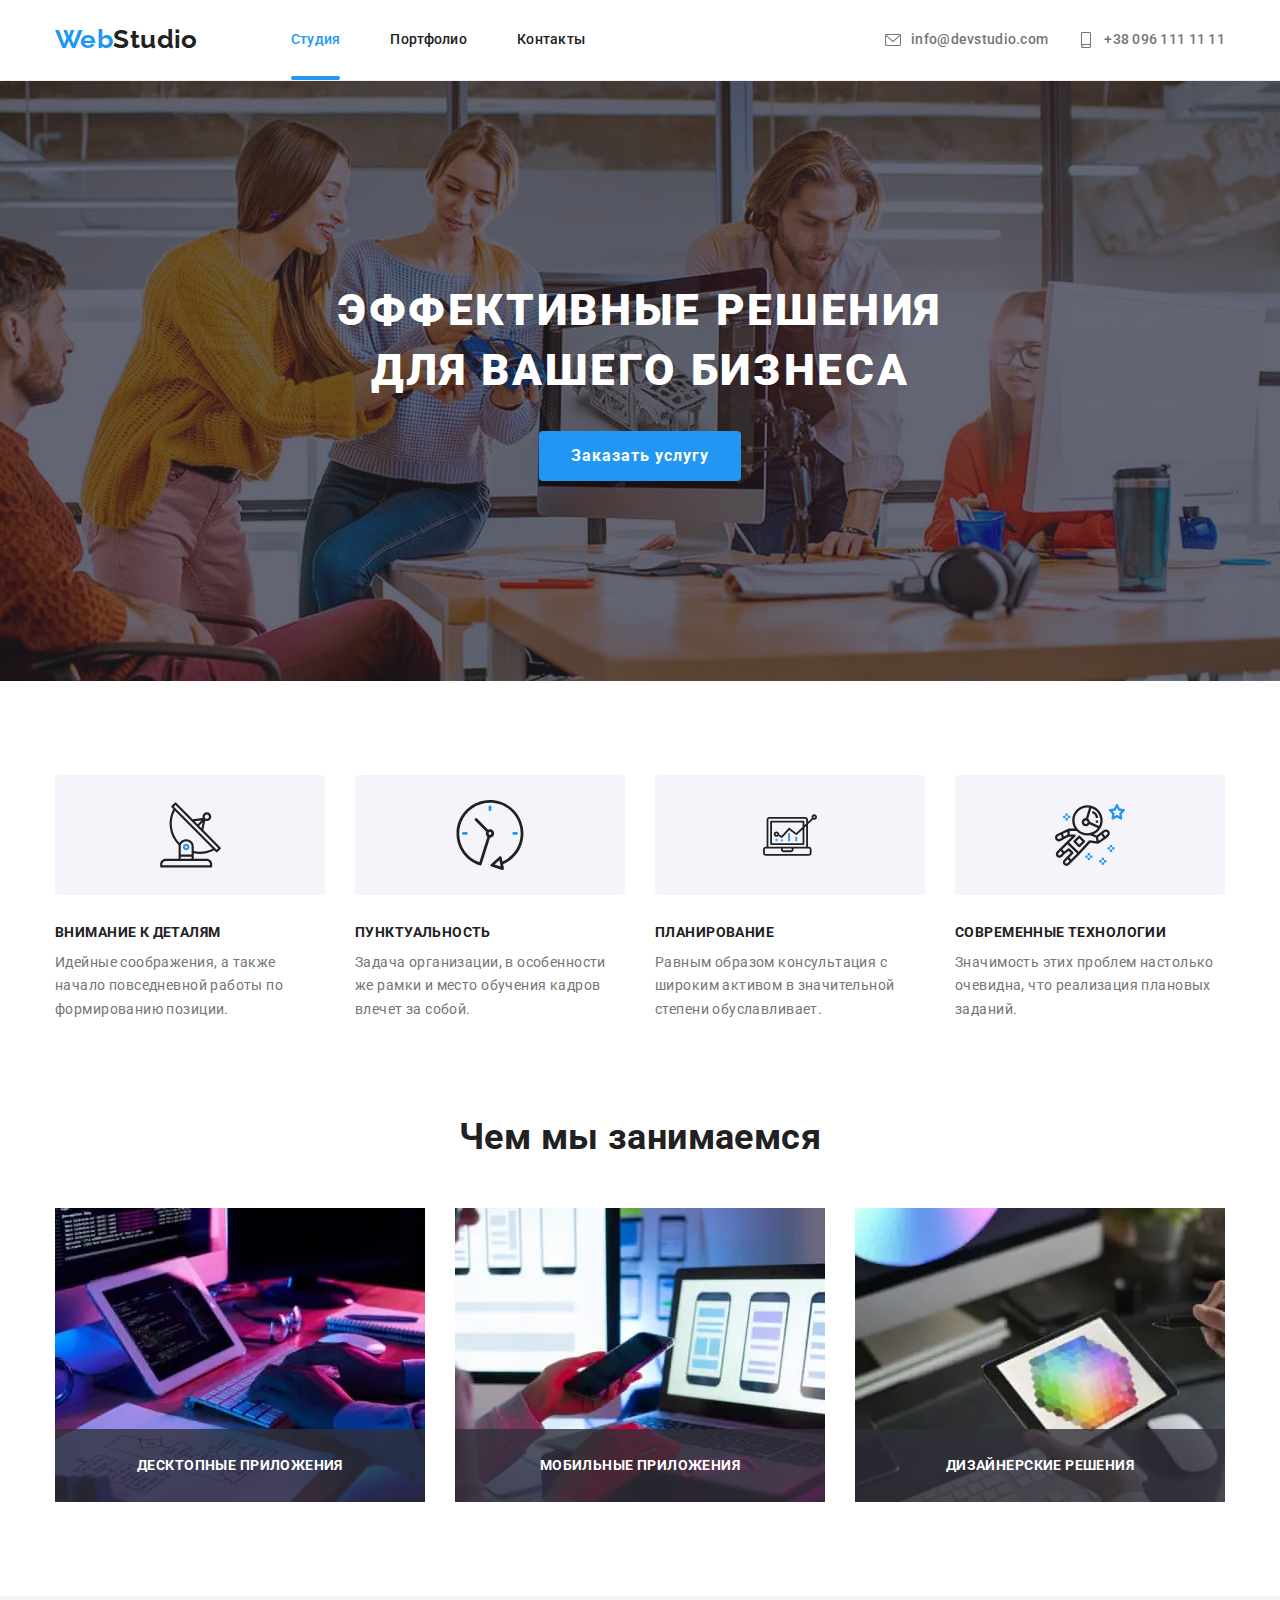
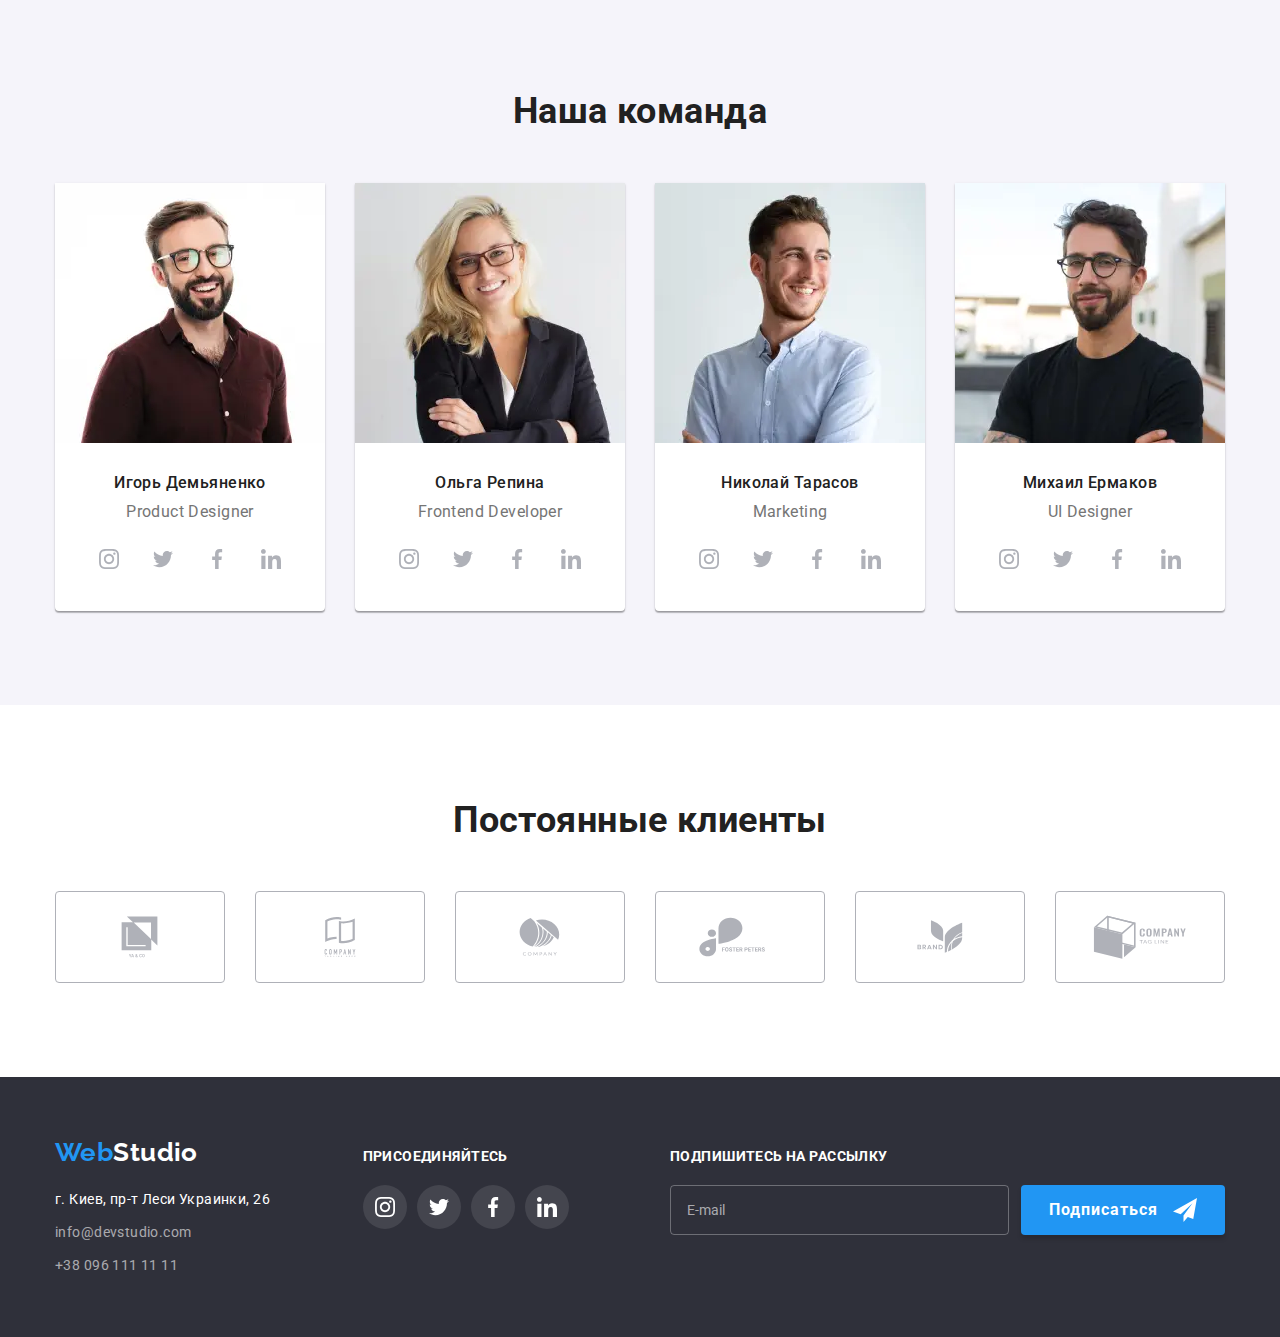
<file: index.html>
<!DOCTYPE html>
<html lang="ru">
  <head>
    <meta charset="UTF-8" />
    <meta http-equiv="X-UA-Compatible" content="IE=edge" />
    <meta name="viewport" content="width=device-width, initial-scale=1.0" />
    <title>WebStudio</title>
    <link rel="preconnect" href="https://fonts.gstatic.com" />
    <link
      href="https://fonts.googleapis.com/css2?family=Raleway:wght@700&family=Roboto:wght@400;500;700;900&display=swap"
      rel="stylesheet"
    />
    <link
      rel="stylesheet"
      href="https://cdnjs.cloudflare.com/ajax/libs/modern-normalize/1.0.0/modern-normalize.min.css"
    />
    <link rel="stylesheet" href="./css/main.min.css" />
  </head>

  <body>
    <!-- Верхняя линия -->
    <header class="header header__border">
      <div class="container header__container">
        <a href="./index.html" class="logo header__logo link">
          <span class="logo-web">Web</span>Studio
        </a>
        <button class="header__button-open-menu" type="button" data-menu-button>
          <svg class="header__button-icon-" width="24" height="16" aria-label="переключатель мобильного меню">
            <use href="./image/icons.svg#icon-menu"></use>
          </svg>
        </button>
        <nav class="navigation header__navigation">
          <ul class="site-nav header__site-nav list">
            <li class="site-nav__item">
              <a
                class="site-nav__link site-nav__link--active link"
                href="./index.html"
                >Студия</a
              >
            </li>
            <li class="site-nav__item">
              <a class="site-nav__link link" href="./portfolio.html"
                >Портфолио</a
              >
            </li>
            <li class="site-nav__item">
              <a class="site-nav__link link" href="">Контакты</a>
            </li>
          </ul>
        </nav>

        <ul class="contact-nav header__contact-nav list">
          <li class="contact-nav__item">
            <a class="contact-nav__link link" href="mailto:info@devstudio.com">
              <svg class="contact-nav__icon" width="16" height="16">
                <use href="./image/icons.svg#icon-mail"></use>
              </svg>
              info@devstudio.com</a
            >
          </li>
          <li class="contact-nav__item contact-nav__item-tel">
            <a class="contact-nav__link link" href="tel:+380961111111">
              <svg class="contact-nav__icon" width="16" height="16">
                <use href="./image/icons.svg#icon-smartphone"></use>
              </svg>
              +38 096 111 11 11</a
            >
          </li>
        </ul>

        <div class="mobile-menu header__mobile-menu" data-menu>
          <ul class="mobile-nav-menu__list list">
            <li class="mobile-nav-menu__item">
              <a
                class="mobile-nav-menu__link mobile-nav-menu__link--active link"
                href="./index.html"
                >Студия</a
              >
            </li>
            <li class="mobile-nav-menu__item">
              <a class="mobile-nav-menu__link link" href="./portfolio.html"
                >Портфолио</a
              >
            </li>
            <li class="mobile-nav-menu__item">
              <a class="mobile-nav-menu__link link" href="">Контакты</a>
            </li>
          </ul>

          <div class="mobile-menu__contact-thumb">
            <ul class="mobile-menu-contact__list list">
              <li class="mobile-menu-contact__item">
                <a
                  class="mobile-menu-contact__link-tel link"
                  href="tel:+380961111111"
                >
                  +38 096 111 11 11</a
                >
              </li>
              <li class="mobile-menu-contact__item">
                <a
                  class="mobile-menu-contact__link-mail link"
                  href="mailto:info@devstudio.com"
                >
                  info@devstudio.com</a
                >
              </li>
            </ul>

            <ul class="mobile-social__list list">
              <li class="mobile-social__item">
                <a
                  class="mobile-social__link link"
                  href="https://instagram.com"
                  target="_blank"
                  >Instagram</a
                >
              </li>
              <li class="mobile-social__item">
                <a
                  class="mobile-social__link link"
                  href="https://twitter.com"
                  target="_blank"
                  >Twitter</a
                >
              </li>
              <li class="mobile-social__item">
                <a
                  class="mobile-social__link link"
                  href="https://facebook.com"
                  target="_blank"
                  >Facebook</a
                >
              </li>
              <li class="mobile-social__item">
                <a
                  class="mobile-social__link link"
                  href="https://linkedin.com"
                  target="_blank"
                  >LinkedIn</a
                >
              </li>
            </ul>
          </div>
          <button class="mobile-menu-btn__close" type="button" data-menu-close>
            <svg class="mobile-menu-btn__close-icon" width="24" height="16">
              <use href="./image/icons.svg#icon-cross"></use>
            </svg>
          </button>
        </div>
      </div>
    </header>

    <!-- Основа -->
    <main>
      <!-- Герой -->
      <section class="hero hero__content">
        <h1 class="hero__title">Эффективные решения для вашего бизнеса</h1>
        <button type="button" class="btn hero__button" data-modal-open>
          Заказать услугу
        </button>
      </section>

      <!-- Особености-->
      <section class="feature feature__content section">
        <div class="container">
          <ul class="feature__list list">
            <li class="feature__item">
              <div class="feature__thumb">
                <svg class="feature__icon" width="65" height="70">
                  <use href="./image/icons.svg#icon-antenna"></use>
                </svg>
              </div>
              <h3 class="feature__title suptitle">Внимание к деталям</h3>
              <p class="feature__text">
                Идейные соображения, а также начало повседневной работы по
                формированию позиции.
              </p>
            </li>
            <li class="feature__item">
              <div class="feature__thumb">
                <svg class="feature__icon" width="70" height="70">
                  <use href="./image/icons.svg#icon-clock"></use>
                </svg>
              </div>
              <h3 class="feature__title suptitle">Пунктуальность</h3>
              <p class="feature__text">
                Задача организации, в особенности же рамки и место обучения
                кадров влечет за собой.
              </p>
            </li>
            <li class="feature__item">
              <div class="feature__thumb">
                <svg class="feature__icon" width="70" height="54">
                  <use href="./image/icons.svg#icon-diagram"></use>
                </svg>
              </div>
              <h3 class="feature__title suptitle">Планирование</h3>
              <p class="feature__text">
                Равным образом консультация с широким активом в значительной
                степени обуславливает.
              </p>
            </li>
            <li class="feature__item">
              <div class="feature__thumb">
                <svg class="feature__icon" width="70" height="70">
                  <use href="./image/icons.svg#icon-astronaut"></use>
                </svg>
              </div>
              <h3 class="feature__title suptitle">Современные технологии</h3>
              <p class="feature__text">
                Значимость этих проблем настолько очевидна, что реализация
                плановых заданий.
              </p>
            </li>
          </ul>
        </div>
      </section>

      <!--Чем мы занимаемся-->
      <section class="work work__content section">
        <div class="container">
          <h2 class="work__title title">Чем мы занимаемся</h2>
          <ul class="work__list list">
            <li class="work__item">
              <picture>
                <source
                  media="(min-width: 1200px)"
                  srcset="
                    ./image/employment/webp/tablet1x.webp 1x,
                    ./image/employment/webp/tablet2x.webp 2x
                  "
                  type="image/webp"
                />
                <source
                  media="(min-width: 1200px)"
                  srcset="
                    ./image/employment/tablet1x.jpg 1x,
                    ./image/employment/tablet2x.jpg 2x
                  "
                  type="image/webp"
                />
                <img
                  src="./image/employment/drawing-tablet1x.jpg"
                  alt="планшет"
                />
              </picture>
              <p class="work__text">Десктопные приложения</p>
            </li>
            <li class="work__item">
              <picture>
                <source
                  media="(min-width: 1200px)"
                  srcset="
                    ./image/employment/webp/phone1x.webp 1x,
                    ./image/employment/webp/phone2x.webp 2x
                  "
                  type="image/webp"
                />
                <source
                  media="(min-width: 1200px)"
                  srcset="
                    ./image/employment/phone1x.jpg 1x,
                    ./image/employment/phone2x.jpg 2x
                  "
                  type="image/webp"
                />
                <img src="./image/employment/phone1x.jpg" alt="телефон" />
              </picture>
              <p class="work__text">Мобильные приложения</p>
            </li>
            <li class="work__item">
              <picture>
                <source
                  media="(min-width: 1200px)"
                  srcset="
                    ./image/employment/webp/drawing-tablet1x.webp 1x,
                    ./image/employment/webp/drawing-tablet2x.webp 2x
                  "
                  type="image/webp"
                />
                <source
                  media="(min-width: 1200px)"
                  srcset="
                    ./image/employment/drawing-tablet1x.jpg 1x,
                    ./image/employment/drawing-tablet2x.jpg 2x
                  "
                  type="image/webp"
                />
                <img
                  src="./image/employment/drawing-tablet1x.jpg"
                  alt="планшет для рисования"
                />
              </picture>
              <p class="work__text">Дизайнерские решения</p>
            </li>
          </ul>
        </div>
      </section>

      <!--Наша команда-->
      <section class="command command__content section">
        <div class="container">
          <h2 class="command__title title">Наша команда</h2>
          <ul class="command__list list">
            <li class="command__item">
              <picture>
                <source
                  srcset="
                    ./image/command/webp/product-designer-desktop-1x.webp 1x,
                    ./image/command/webp/product-designer-desktop-2x.webp 2x
                  "
                  type="image/webp"
                  media="(min-width: 1200px)"
                />
                <source
                  srcset="
                    ./image/command/product-designer-desktop-1x.jpg 1x,
                    ./image/command/product-designer-desktop-2x.jpg 2x
                  "
                  media="(min-width: 1200px)"
                />
                <source
                  srcset="
                    ./image/command/webp/product-designer-tablet-1x.webp 1x,
                    ./image/command/webp/product-designer-tablet-2x.webp 2x
                  "
                  type="image/webp"
                  media="(min-width: 768px)"
                />
                <source
                  srcset="
                    ./image/command/product-designer-tablet-1x.jpg 1x,
                    ./image/command/product-designer-tablet-2x.jpg 2x
                  "
                  media="(min-width: 768px)"
                />
                <source
                  srcset="
                    ./image/command/webp/product-designer-phone-1x.webp 1x,
                    ./image/command/webp/product-designer-phone-2x.webp 2x
                  "
                  type="image/webp"
                  media="(max-width: 767px)"
                />
                <source
                  srcset="
                    ./image/command/product-designer-phone-1x.jpg 1x,
                    ./image/command/product-designer-phone-2x.jpg 2x
                  "
                  media="(max-width: 767px)"
                />
                <img
                  src="./image/command/product-designer-desktop-1x.jpg"
                  alt="дизайнер"
                />
              </picture>
              <div class="command__card">
                <h3 class="command__name">Игорь Демьяненко</h3>
                <p class="command__specialty">Product Designer</p>
                <ul class="social-list list">
                  <li class="social-list__item">
                    <a href="" class="social-list__link link">
                      <svg class="social-list__icon" width="20" height="20">
                        <use href="./image/icons.svg#icon-instagram"></use>
                      </svg>
                    </a>
                  </li>
                  <li class="social-list__item">
                    <a href="" class="social-list__link link">
                      <svg class="social-list__icon" width="20" height="20">
                        <use href="./image/icons.svg#icon-twitter"></use>
                      </svg>
                    </a>
                  </li>
                  <li class="social-list__item">
                    <a href="" class="social-list__link link">
                      <svg class="social-list__icon" width="20" height="20">
                        <use href="./image/icons.svg#icon-facebook"></use>
                      </svg>
                    </a>
                  </li>
                  <li class="social-list__item">
                    <a href="" class="social-list__link link">
                      <svg class="social-list__icon" width="20" height="20">
                        <use href="./image/icons.svg#icon-linkedin"></use>
                      </svg>
                    </a>
                  </li>
                </ul>
              </div>
            </li>
            <li class="command__item">
              <picture>
                <source
                  srcset="
                    ./image/command/webp/frontenddeveloper-desktop-1x.webp 1x,
                    ./image/command/webp/frontenddeveloper-desktop-2x.webp 2x
                  "
                  type="image/webp"
                  media="(min-width: 1200px)"
                />
                <source
                  srcset="
                    ./image/command/frontenddeveloper-desktop-1x.jpg 1x,
                    ./image/command/frontenddeveloper-desktop-2x.jpg 2x
                  "
                  media="(min-width: 1200px)"
                />
                <source
                  srcset="
                    ./image/command/webp/frontenddeveloper-tablet-1x.webp 1x,
                    ./image/command/webp/frontenddeveloper-tablet-2x.webp 2x
                  "
                  type="image/webp"
                  media="(min-width: 768px)"
                />
                <source
                  srcset="
                    ./image/command/frontenddeveloper-tablet-1x.jpg 1x,
                    ./image/command/frontenddeveloper-tablet-2x.jpg 2x
                  "
                  media="(min-width: 768px)"
                />
                <source
                  srcset="
                    ./image/command/webp/frontenddeveloper-phone-1x.webp 1x,
                    ./image/command/webp/frontenddeveloper-phone-2x.webp 2x
                  "
                  media="(max-width: 767px)"
                  type="image/webp"
                />
                <source
                  srcset="
                    ./image/command/frontenddeveloper-phone-1x.jpg 1x,
                    ./image/command/frontenddeveloper-phone-2x.jpg 2x
                  "
                  media="(max-width: 767px)"
                />
                <img
                  src="./image/command/frontenddeveloper-desktop-1x.jpg"
                  alt="дизайнер"
                />
              </picture>
              <div class="command__card">
                <h3 class="command__name">Ольга Репина</h3>
                <p class="command__specialty">Frontend Developer</p>
                <ul class="social-list list">
                  <li class="social-list__item">
                    <a href="" class="social-list__link link">
                      <svg class="social-list__icon" width="20" height="20">
                        <use href="./image/icons.svg#icon-instagram"></use>
                      </svg>
                    </a>
                  </li>
                  <li class="social-list__item">
                    <a href="" class="social-list__link link">
                      <svg class="social-list__icon" width="20" height="20">
                        <use href="./image/icons.svg#icon-twitter"></use>
                      </svg>
                    </a>
                  </li>
                  <li class="social-list__item">
                    <a href="" class="social-list__link link">
                      <svg class="social-list__icon" width="20" height="20">
                        <use href="./image/icons.svg#icon-facebook"></use>
                      </svg>
                    </a>
                  </li>
                  <li class="social-list__item">
                    <a href="" class="social-list__link link">
                      <svg class="social-list__icon" width="20" height="20">
                        <use href="./image/icons.svg#icon-linkedin"></use>
                      </svg>
                    </a>
                  </li>
                </ul>
              </div>
            </li>
            <li class="command__item">
              <picture>
                <source
                  srcset="
                    ./image/command/webp/marketing-desktop-1x.webp 1x,
                    ./image/command/webp/marketing-desktop-2x.webp 2x
                  "
                  type="image/webp"
                  media="(min-width: 1200px)"
                />
                <source
                  srcset="
                    ./image/command/marketing-desktop-1x.jpg 1x,
                    ./image/command/marketing-desktop-2x.jpg 2x
                  "
                  media="(min-width: 1200px)"
                />
                <source
                  srcset="
                    ./image/command/webp/marketing-tablet-1x.webp 1x,
                    ./image/command/webp/marketing-tablet-2x.webp 2x
                  "
                  type="image/webp"
                  media="(min-width: 768px)"
                />
                <source
                  srcset="
                    ./image/command/marketing-tablet-1x.jpg 1x,
                    ./image/command/marketing-tablet-2x.jpg 2x
                  "
                  media="(min-width: 768px)"
                />
                <source
                  srcset="
                    ./image/command/webp/marketing-phone-1x.webp 1x,
                    ./image/command/webp/marketing-phone-2x.webp 2x
                  "
                  type="image/webp"
                  media="(max-width: 767px)"
                />
                <source
                  srcset="
                    ./image/command/marketing-phone-1x.jpg 1x,
                    ./image/command/marketing-phone-2x.jpg 2x
                  "
                  media="(max-width: 767px)"
                />
                <img
                  src="./image/command/marketing-desktop-1x.jpg"
                  alt="дизайнер"
                />
              </picture>
              <div class="command__card">
                <h3 class="command__name">Николай Тарасов</h3>
                <p class="command__specialty">Marketing</p>
                <ul class="social-list list">
                  <li class="social-list__item">
                    <a href="" class="social-list__link link">
                      <svg class="social-list__icon" width="20" height="20">
                        <use href="./image/icons.svg#icon-instagram"></use>
                      </svg>
                    </a>
                  </li>
                  <li class="social-list__item">
                    <a href="" class="social-list__link link">
                      <svg class="social-list__icon" width="20" height="20">
                        <use href="./image/icons.svg#icon-twitter"></use>
                      </svg>
                    </a>
                  </li>
                  <li class="social-list__item">
                    <a href="" class="social-list__link link">
                      <svg class="social-list__icon" width="20" height="20">
                        <use href="./image/icons.svg#icon-facebook"></use>
                      </svg>
                    </a>
                  </li>
                  <li class="social-list__item">
                    <a href="" class="social-list__link link">
                      <svg class="social-list__icon" width="20" height="20">
                        <use href="./image/icons.svg#icon-linkedin"></use>
                      </svg>
                    </a>
                  </li>
                </ul>
              </div>
            </li>
            <li class="command__item">
              <picture>
                <source
                  srcset="
                    ./image/command/webp/designer-desktop-1x.webp 1x,
                    ./image/command/webp/designer-desktop-2x.webp 2x
                  "
                  type="image/webp"
                  media="(min-width: 1200px)"
                />
                <source
                  srcset="
                    ./image/command/designer-desktop-1x.jpg 1x,
                    ./image/command/designer-desktop-2x.jpg 2x
                  "
                  media="(min-width: 1200px)"
                />
                <source
                  srcset="
                    ./image/command/webp/designer-tablet-1x.webp 1x,
                    ./image/command/webp/designer-tablet-2x.webp 2x
                  "
                  type="image/webp"
                  media="(min-width: 768px)"
                />
                <source
                  srcset="
                    ./image/command/designer-tablet-1x.jpg 1x,
                    ./image/command/designer-tablet-2x.jpg 2x
                  "
                  media="(min-width: 768px)"
                />
                <source
                  srcset="
                    ./image/command/webp/designer-phone-1x.webp 1x,
                    ./image/command/webp/designer-phone-2x.webp 2x
                  "
                  type="image/webp"
                  media="(max-width: 767px)"
                />
                <source
                  srcset="
                    ./image/command/designer-phone-1x.jpg 1x,
                    ./image/command/designer-phone-2x.jpg 2x
                  "
                  media="(max-width: 767px)"
                />
                <img
                  src="./image/command/designer-desktop-1x.jpg"
                  alt="дизайн"
                />
              </picture>
              <div class="command__card">
                <h3 class="command__name">Михаил Ермаков</h3>
                <p class="command__specialty">UI Designer</p>
                <ul class="social-list list">
                  <li class="social-list__item">
                    <a href="" class="social-list__link link">
                      <svg class="social-list__icon" width="20" height="20">
                        <use href="./image/icons.svg#icon-instagram"></use>
                      </svg>
                    </a>
                  </li>
                  <li class="social-list__item">
                    <a href="" class="social-list__link link">
                      <svg class="social-list__icon" width="20" height="20">
                        <use href="./image/icons.svg#icon-twitter"></use>
                      </svg>
                    </a>
                  </li>
                  <li class="social-list__item">
                    <a href="" class="social-list__link link">
                      <svg class="social-list__icon" width="20" height="20">
                        <use href="./image/icons.svg#icon-facebook"></use>
                      </svg>
                    </a>
                  </li>
                  <li class="social-list__item">
                    <a href="" class="social-list__link link">
                      <svg class="social-list__icon" width="20" height="20">
                        <use href="./image/icons.svg#icon-linkedin"></use>
                      </svg>
                    </a>
                  </li>
                </ul>
              </div>
            </li>
          </ul>
        </div>
      </section>
      <!-- Clients -->
      <section class="clients clients__content section">
        <div class="container">
          <h2 class="clients__title title">Постоянные клиенты</h2>
          <ul class="clients__list list">
            <li class="clients__item">
              <a class="clients__link link" href="">
                <svg class="clients__icon" width="41" height="46">
                  <use href="./image/icons.svg#icon-company-1"></use>
                </svg>
              </a>
            </li>
            <li class="clients__item">
              <a class="clients__link link" href="">
                <svg class="clients__icon" width="40" height="52">
                  <use href="./image/icons.svg#icon-company-2"></use>
                </svg>
              </a>
            </li>
            <li class="clients__item">
              <a class="clients__link link" href="">
                <svg class="clients__icon" width="43" height="41">
                  <use href="./image/icons.svg#icon-company-3"></use>
                </svg>
              </a>
            </li>
            <li class="clients__item">
              <a class="clients__link link" href="">
                <svg class="clients__icon" width="84" height="40">
                  <use href="./image/icons.svg#icon-company-4"></use>
                </svg>
              </a>
            </li>
            <li class="clients__item">
              <a class="clients__link link" href="">
                <svg class="clients__icon" width="62" height="45">
                  <use href="./image/icons.svg#icon-company-5"></use>
                </svg>
              </a>
            </li>
            <li class="clients__item">
              <a class="clients__link link" href="">
                <svg class="clients__icon" width="94" height="44">
                  <use href="./image/icons.svg#icon-company-6"></use>
                </svg>
              </a>
            </li>
          </ul>
        </div>
      </section>
    </main>

    <!-- Подвал -->
    <footer>
      <section class="footer footer__page section">
        <div class="container footer__container">
          <div class="footer__left-side">
            <div class="footer__thumb">
              <a href="./index.html" class="logo footer__logo link">
                <span class="logo-web">Web</span>Studio
              </a>
              <address>
                <ul class="address-list list">
                  <li class="address-list__location">
                    г. Киев, пр-т Леси Украинки, 26
                  </li>
                  <li class="address-list__item">
                    <a
                      class="address-list__link link"
                      href="mailto:info@devstudio.com"
                      >info@devstudio.com</a
                    >
                  </li>
                  <li class="address-list__item">
                    <a class="address-list__link link" href="tel:+380961111111"
                      >+38 096 111 11 11</a
                    >
                  </li>
                </ul>
              </address>
            </div>
            <div class="footer__social-links">
              <p class="footer__text">присоединяйтесь</p>
              <ul class="social-list list">
                <li class="social-list__item">
                  <a
                    href=""
                    class="social-list__link social-list__link--dark link"
                  >
                    <svg class="social-list__icon" width="20" height="20">
                      <use href="./image/icons.svg#icon-instagram"></use>
                    </svg>
                  </a>
                </li>
                <li class="social-list__item">
                  <a
                    href=""
                    class="social-list__link social-list__link--dark link"
                  >
                    <svg class="social-list__icon" width="20" height="20">
                      <use href="./image/icons.svg#icon-twitter"></use>
                    </svg>
                  </a>
                </li>
                <li class="social-list__item">
                  <a
                    href=""
                    class="social-list__link social-list__link--dark link"
                  >
                    <svg class="social-list__icon" width="20" height="20">
                      <use href="./image/icons.svg#icon-facebook"></use>
                    </svg>
                  </a>
                </li>
                <li class="social-list__item">
                  <a
                    href=""
                    class="social-list__link social-list__link--dark link"
                  >
                    <svg class="social-list__icon" width="20" height="20">
                      <use href="./image/icons.svg#icon-linkedin"></use>
                    </svg>
                  </a>
                </li>
              </ul>
            </div>
          </div>
          <div class="footer-right-side">
            <p class="footer__text">Подпишитесь на рассылку</p>
            <form class="footer__subscribe-form">
              <label class="footer__form-label">
                <input
                  class="footer__subscribe-input"
                  type="email"
                  name="subscribe-user-email"
                  placeholder="E-mail"
              /></label>
              <button class="button-subscribe btn" type="submit">
                Подписаться
                <span>
                  <svg class="button-subcribe__icon" width="24" height="24">
                    <use href="./image/icons.svg#icon-send"></use>
                  </svg>
                </span>
              </button>
            </form>
          </div>
        </div>
      </section>
    </footer>
    <!-- backdrop -->
    <div class="backdrop is-hidden" data-modal>
      <div class="modal">
        <p class="modal__text-title">Оставьте свои данные, мы вам перезвоним</p>
        <form class="modal__form">
          <label class="modal__form-field">
            Имя
            <span class="modal__wrapper-input">
              <input type="text" class="modal__form-input" name="user-name" />
              <svg class="modal__form-icon" width="18" height="18">
                <use href="./image/icons.svg#icon-person"></use>
              </svg>
            </span>
          </label>
          <label class="modal__form-field">
            Телефон
            <span class="modal__wrapper-input">
              <input type="tel" class="modal__form-input" name="user-phone" />
              <svg class="modal__form-icon" width="18" height="18">
                <use href="./image/icons.svg#icon-modal-phone"></use>
              </svg>
            </span>
          </label>
          <label class="modal__form-field">
            Почта
            <span class="modal__wrapper-input">
              <input type="email" class="modal__form-input" name="user-email" />
              <svg class="modal__form-icon" width="18" height="18">
                <use href="./image/icons.svg#icon-modal-email"></use>
              </svg>
            </span>
          </label>
          <label class="modal__form-field">
            Комментарий
            <textarea
              name="user-message"
              class="modal__user-message"
              placeholder="Введите текст"
            ></textarea>
          </label>
          <div class="modal__form-checkbox">
            <input
              type="checkbox"
              name="user-policy"
              id="user-policy"
              class="modal__form-term visually-hidden"
            />
            <label for="user-policy" class="modal__form-term-desc">
              <span class="modal__check-wrap">
                <svg class="modal__check-icon" width="11" height="8">
                  <use href="./image/icons.svg#icon-check"></use>
                </svg>
              </span>
              Соглашаюсь с рассылкой и принимаю
              <a class="modal__link" href="">Условия договора</a></label
            >
          </div>
          <button type="submit" class="modal__form-btn btn">Отправить</button>
        </form>
        <button class="close-btn" type="button" data-modal-close>
          <svg class="close-btn__icon" width="11" height="11">
            <use href="./image/icons.svg#icon-close"></use>
          </svg>
        </button>
      </div>
    </div>

    <script src="./js/mobile-menu.js"></script>
    <script src="./js/modal.js"></script>
  </body>
</html>
</file>
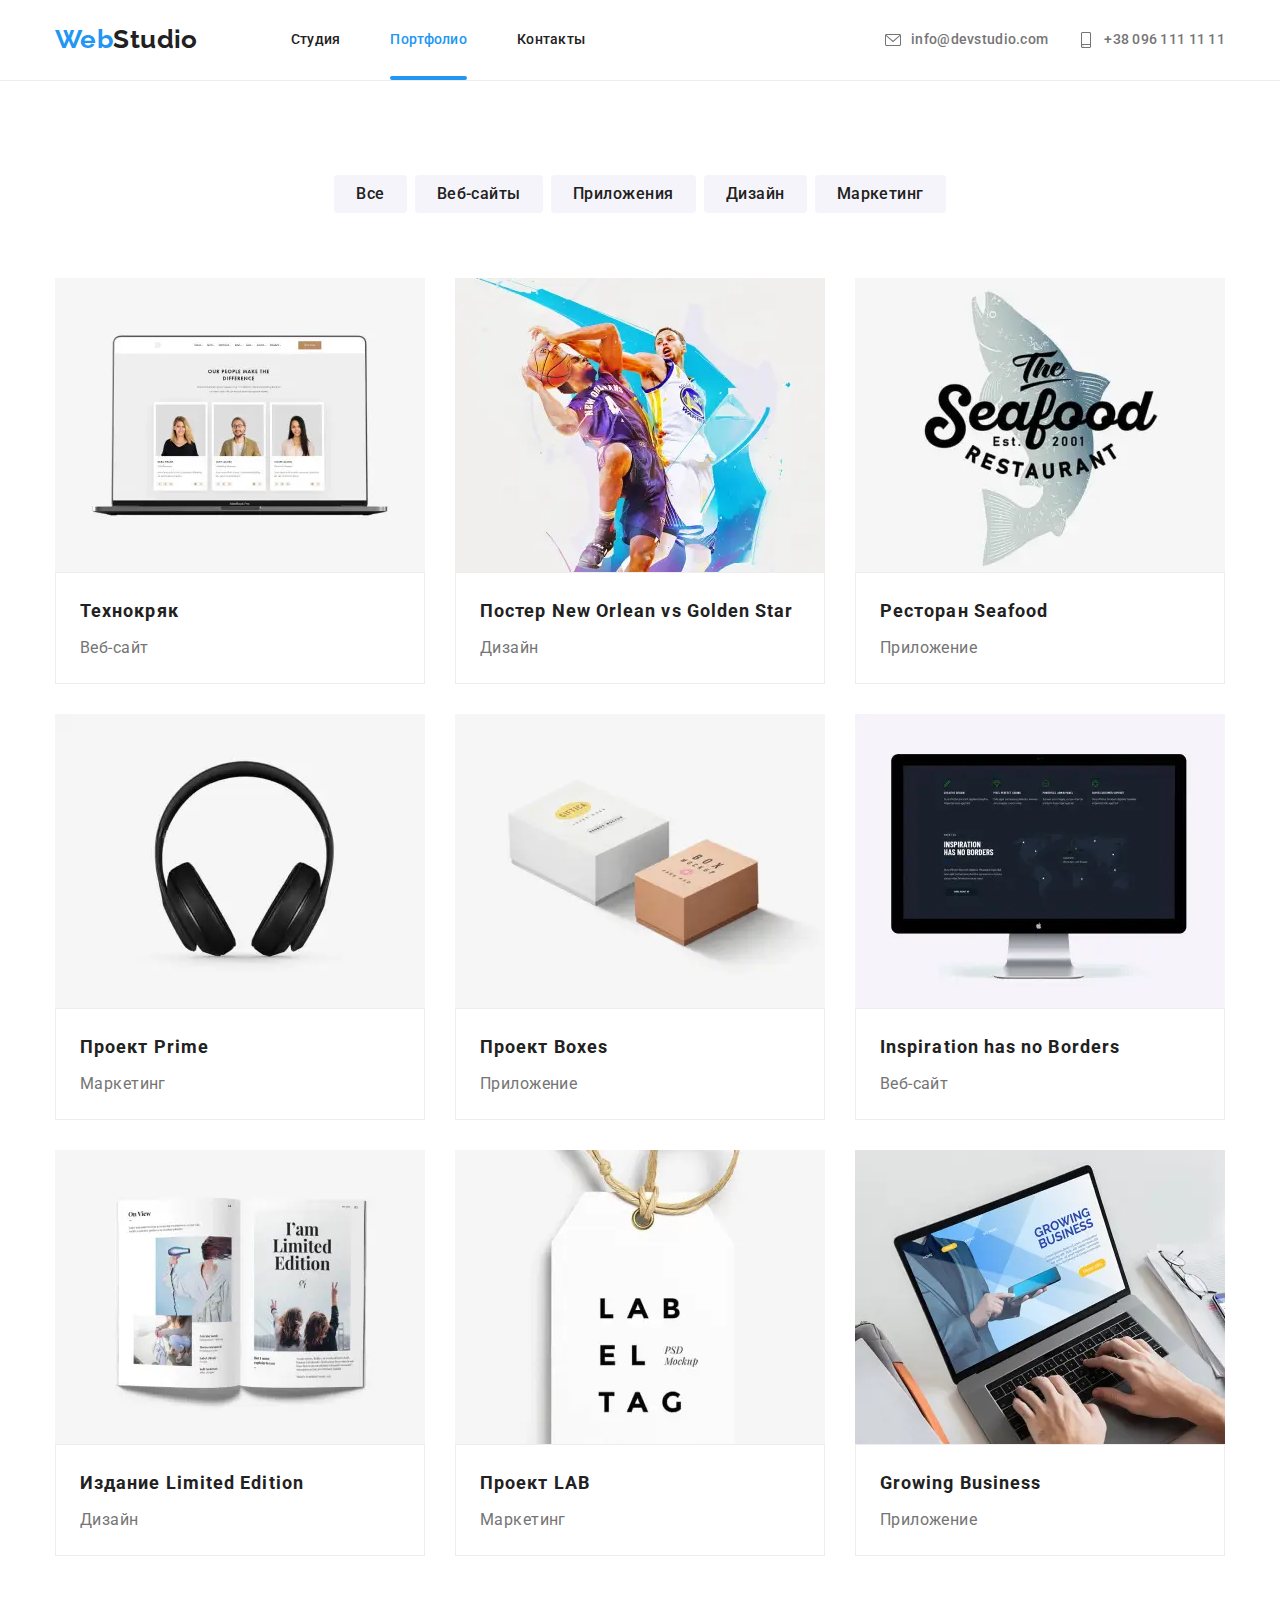
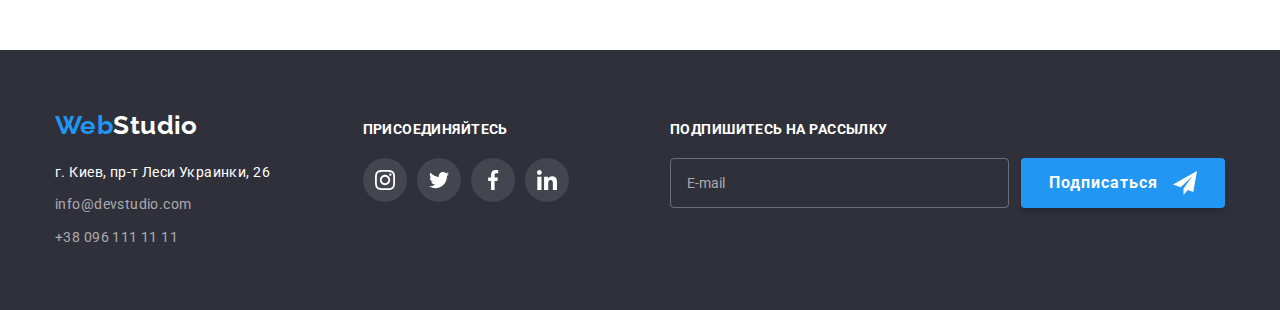
<file: portfolio.html>
<!DOCTYPE html>
<html lang="ru">
  <head>
    <meta charset="UTF-8" />
    <meta http-equiv="X-UA-Compatible" content="IE=edge" />
    <meta name="viewport" content="width=device-width, initial-scale=1.0" />
    <title>WebStudio</title>
    <link rel="preconnect" href="https://fonts.gstatic.com" />
    <link
      href="https://fonts.googleapis.com/css2?family=Raleway:wght@700&family=Roboto:wght@400;500;700;900&display=swap"
      rel="stylesheet"
    />
    <link
      rel="stylesheet"
      href="https://cdnjs.cloudflare.com/ajax/libs/modern-normalize/1.0.0/modern-normalize.min.css"
    />
    <link rel="stylesheet" href="./css/main.min.css" />
  </head>

  <body>
    <!-- Верхняя линия -->
    <header class="header header__border">
      <div class="container header__container">
        <a href="./index.html" class="logo header__logo link">
          <span class="logo-web">Web</span>Studio
        </a>
        <button class="header__button-open-menu" type="button" data-menu-button>
          <svg
            class="header__button-icon-"
            width="24"
            height="16"
            aria-label="переключатель мобильного меню"
          >
            <use href="./image/icons.svg#icon-menu"></use>
          </svg>
        </button>
        <nav class="navigation header__navigation">
          <ul class="site-nav header__site-nav list">
            <li class="site-nav__item">
              <a class="site-nav__link link" href="./index.html">Студия</a>
            </li>
            <li class="site-nav__item">
              <a
                class="site-nav__link site-nav__link--active link"
                href="./portfolio.html"
                >Портфолио</a
              >
            </li>
            <li class="site-nav__item">
              <a class="site-nav__link link" href="">Контакты</a>
            </li>
          </ul>
        </nav>

        <ul class="contact-nav header__contact-nav list">
          <li class="contact-nav__item">
            <a class="contact-nav__link link" href="mailto:info@devstudio.com">
              <svg class="contact-nav__icon" width="16" height="16">
                <use href="./image/icons.svg#icon-mail"></use>
              </svg>
              info@devstudio.com</a
            >
          </li>
          <li class="contact-nav__item contact-nav__item-tel">
            <a class="contact-nav__link link" href="tel:+380961111111">
              <svg class="contact-nav__icon" width="16" height="16">
                <use href="./image/icons.svg#icon-smartphone"></use>
              </svg>
              +38 096 111 11 11</a
            >
          </li>
        </ul>

        <div class="mobile-menu header__mobile-menu" data-menu>
          <ul class="mobile-nav-menu__list list">
            <li class="mobile-nav-menu__item">
              <a class="mobile-nav-menu__link link" href="./index.html"
                >Студия</a
              >
            </li>
            <li class="mobile-nav-menu__item">
              <a
                class="mobile-nav-menu__link mobile-nav-menu__link--active link"
                href="./portfolio.html"
                >Портфолио</a
              >
            </li>
            <li class="mobile-nav-menu__item">
              <a class="mobile-nav-menu__link link" href="">Контакты</a>
            </li>
          </ul>

          <div class="mobile-menu__contact-thumb">
            <ul class="mobile-menu-contact__list list">
              <li class="mobile-menu-contact__item">
                <a
                  class="mobile-menu-contact__link-tel link"
                  href="tel:+380961111111"
                >
                  +38 096 111 11 11</a
                >
              </li>
              <li class="mobile-menu-contact__item">
                <a
                  class="mobile-menu-contact__link-mail link"
                  href="mailto:info@devstudio.com"
                >
                  info@devstudio.com</a
                >
              </li>
            </ul>

            <ul class="mobile-social__list list">
              <li class="mobile-social__item">
                <a
                  class="mobile-social__link link"
                  href="https://instagram.com"
                  target="_blank"
                  >Instagram</a
                >
              </li>
              <li class="mobile-social__item">
                <a
                  class="mobile-social__link link"
                  href="https://twitter.com"
                  target="_blank"
                  >Twitter</a
                >
              </li>
              <li class="mobile-social__item">
                <a
                  class="mobile-social__link link"
                  href="https://facebook.com"
                  target="_blank"
                  >Facebook</a
                >
              </li>
              <li class="mobile-social__item">
                <a
                  class="mobile-social__link link"
                  href="https://linkedin.com"
                  target="_blank"
                  >LinkedIn</a
                >
              </li>
            </ul>
          </div>
          <button class="mobile-menu-btn__close" type="button" data-menu-close>
            <svg class="mobile-menu-btn__close-icon" width="24" height="16">
              <use href="./image/icons.svg#icon-cross"></use>
            </svg>
          </button>
        </div>
      </div>
    </header>

    <!-- Основа -->
    <main>
      <!-- Портфолио-->
      <section class="portfolio portfolio-content section">
        <div class="container">
          <ul class="portfolio__filter-list list">
            <li class="portfolio__filter-item">
              <button type="button" class="portfolio__btn-filtr btn">
                Все
              </button>
            </li>
            <li class="portfolio__filter-item">
              <button type="button" class="portfolio__btn-filtr btn">
                Веб-сайты
              </button>
            </li>
            <li class="portfolio__filter-item">
              <button type="button" class="portfolio__btn-filtr btn">
                Приложения
              </button>
            </li>
            <li class="portfolio__filter-item">
              <button type="button" class="portfolio__btn-filtr btn">
                Дизайн
              </button>
            </li>
            <li class="portfolio__filter-item">
              <button type="button" class="portfolio__btn-filtr btn">
                Маркетинг
              </button>
            </li>
          </ul>

          <ul class="portfolio__list list">
            <li class="portfolio__item">
              <a class="portfolio__link link" href="">
                <div class="portfolio__overlay">
                  <picture>
                    <source
                      srcset="
                        ./image/portfolio/webp/technocrack-desktop-1x.webp 1x,
                        ./image/portfolio/webp/technocrack-desktop-2x.webp 2x
                      "
                      type="image/webp"
                      media="(min-width: 1200px)"
                    />
                    <source
                      srcset="
                        ./image/portfolio/technocrack-desktop-1x.jpg 1x,
                        ./image/portfolio/technocrack-desktop-2x.jpg 2x
                      "
                      media="(min-width: 1200px)"
                    />
                    <source
                      srcset="
                        ./image/portfolio/webp/technocrack-tablet-1x.webp 1x,
                        ./image/portfolio/webp/technocrack-tablet-2x.webp 2x
                      "
                      type="image/webp"
                      media="(min-width: 768px)"
                    />
                    <source
                      srcset="
                        ./image/portfolio/technocrack-tablet-1x.jpg 1x,
                        ./image/portfolio/technocrack-tablet-2x.jpg 2x
                      "
                      media="(min-width: 768px)"
                    />
                    <source
                      srcset="
                        ./image/portfolio/webp/technocrack-phone-1x.webp 1x,
                        ./image/portfolio/webp/technocrack-phone-2x.webp 2x
                      "
                      type="image/webp"
                      media="(max-width: 767px)"
                    />
                    <source
                      srcset="
                        ./image/portfolio/technocrack-phone-1x.jpg 1x,
                        ./image/portfolio/technocrack-phone-2x.jpg 2x
                      "
                      media="(max-width: 767px)"
                    />
                    <img
                      src="./image/portfolio/technocrack-desktop-1x.jpg"
                      alt="technocrack"
                    />
                  </picture>
                  <p class="portfolio__description">
                    Технокряк это современная площадка распространения
                    коронавируса. Компании используют эту платформу для
                    цифрового шпионажа и атак на защищённые сервера конкурентов.
                  </p>
                </div>
                <div class="portfolio__thumb">
                  <h2 class="portfolio__title">Технокряк</h2>
                  <p class="portfolio__text">Веб-сайт</p>
                </div>
              </a>
            </li>
            <li class="portfolio__item">
              <a class="portfolio__link link" href="">
                <div class="portfolio__overlay">
                  <picture>
                    <source
                      srcset="
                        ./image/portfolio/webp/neworleanvsgoldenstar-desktop-1x.webp 1x,
                        ./image/portfolio/webp/neworleanvsgoldenstar-desktop-2x.webp 2x
                      "
                      type="image/webp"
                      media="(min-width: 1200px)"
                    />
                    <source
                      srcset="
                        ./image/portfolio/neworleanvsgoldenstar-desktop-1x.jpg 1x,
                        ./image/portfolio/neworleanvsgoldenstar-desktop-2x.jpg 2x
                      "
                      media="(min-width: 1200px)"
                    />
                    <source
                      srcset="
                        ./image/portfolio/webp/neworleanvsgoldenstar-tablet-1x.webp 1x,
                        ./image/portfolio/webp/neworleanvsgoldenstar-tablet-2x.webp 2x
                      "
                      type="image/webp"
                      media="(min-width: 768px)"
                    />
                    <source
                      srcset="
                        ./image/portfolio/neworleanvsgoldenstar-tablet-1x.jpg 1x,
                        ./image/portfolio/neworleanvsgoldenstar-tablet-2x.jpg 2x
                      "
                      media="(min-width: 768px)"
                    />
                    <source
                      srcset="
                        ./image/portfolio/webp/neworleanvsgoldenstar-phone-1x.webp 1x,
                        ./image/portfolio/webp/neworleanvsgoldenstar-phone-2x.webp 2x
                      "
                      type="image/webp"
                      media="(max-width: 767px)"
                    />
                    <source
                      srcset="
                        ./image/portfolio/neworleanvsgoldenstar-phone-1x.jpg 1x,
                        ./image/portfolio/neworleanvsgoldenstar-phone-2x.jpg 2x
                      "
                      media="(max-width: 767px)"
                    />
                    <img
                      src="./image/portfolio/neworleanvsgoldenstar-desktop-1x.jpg"
                      alt="neworleanvsgoldenstar"
                    />
                  </picture>
                  <p class="portfolio__description">
                    Технокряк это современная площадка распространения
                    коронавируса. Компании используют эту платформу для
                    цифрового шпионажа и атак на защищённые сервера конкурентов.
                  </p>
                </div>
                <div class="portfolio__thumb">
                  <h2 class="portfolio__title">
                    Постер New Orlean vs Golden Star
                  </h2>
                  <p class="portfolio__text">Дизайн</p>
                </div>
              </a>
            </li>
            <li class="portfolio__item">
              <a class="portfolio__link link" href="">
                <div class="portfolio__overlay">
                  <picture>
                    <source
                      srcset="
                        ./image/portfolio/webp/seafood-desktop-1x.webp 1x,
                        ./image/portfolio/webp/seafood-desktop-2x.webp 2x
                      "
                      type="image/webp"
                      media="(min-width: 1200px)"
                    />
                    <source
                      srcset="
                        ./image/portfolio/seafood-desktop-1x.jpg 1x,
                        ./image/portfolio/seafood-desktop-2x.jpg 2x
                      "
                      media="(min-width: 1200px)"
                    />
                    <source
                      srcset="
                        ./image/portfolio/webp/seafood-tablet-1x.webp 1x,
                        ./image/portfolio/webp/seafood-tablet-2x.webp 2x
                      "
                      type="image/webp"
                      media="(min-width: 768px)"
                    />
                    <source
                      srcset="
                        ./image/portfolio/seafood-tablet-1x.jpg 1x,
                        ./image/portfolio/seafood-tablet-2x.jpg 2x
                      "
                      media="(min-width: 768px)"
                    />
                    <source
                      srcset="
                        ./image/portfolio/webp/seafood-phone-1x.webp 1x,
                        ./image/portfolio/webp/seafood-phone-2x.webp 2x
                      "
                      type="image/webp"
                      media="(max-width: 767px)"
                    />
                    <source
                      srcset="
                        ./image/portfolio/seafood-phone-1x.jpg 1x,
                        ./image/portfolio/seafood-phone-2x.jpg 2x
                      "
                      media="(max-width: 767px)"
                    />
                    <img
                      class="work-examples-image"
                      src="./image/portfolio/seafood-desktop-1x.jpg"
                      alt="restaurantseafood"
                    />
                  </picture>
                  <p class="portfolio__description">
                    Технокряк это современная площадка распространения
                    коронавируса. Компании используют эту платформу для
                    цифрового шпионажа и атак на защищённые сервера конкурентов.
                  </p>
                </div>
                <div class="portfolio__thumb">
                  <h2 class="portfolio__title">Ресторан Seafood</h2>
                  <p class="portfolio__text">Приложение</p>
                </div>
              </a>
            </li>
            <li class="portfolio__item">
              <a class="portfolio__link link" href="">
                <div class="portfolio__overlay">
                  <picture>
                    <source
                      srcset="
                        ./image/portfolio/webp/headphones-desktop-1x.webp 1x,
                        ./image/portfolio/webp/headphones-desktop-2x.webp 2x
                      "
                      type="image/webp"
                      media="(min-width: 1200px)"
                    />
                    <source
                      srcset="
                        ./image/portfolio/headphones-desktop-1x.jpg 1x,
                        ./image/portfolio/headphones-desktop-2x.jpg 2x
                      "
                      media="(min-width: 1200px)"
                    />
                    <source
                      srcset="
                        ./image/portfolio/webp/headphones-tablet-1x.webp 1x,
                        ./image/portfolio/webp/headphones-tablet-2x.webp 2x
                      "
                      type="image/webp"
                      media="(min-width: 768px)"
                    />
                    <source
                      srcset="
                        ./image/portfolio/headphones-tablet-1x.jpg 1x,
                        ./image/portfolio/headphones-tablet-2x.jpg 2x
                      "
                      media="(min-width: 768px)"
                    />
                    <source
                      srcset="
                        ./image/portfolio/webp/headphones-phone-1x.webp 1x,
                        ./image/portfolio/webp/headphones-phone-2x.webp 2x
                      "
                      media="(max-width: 767px)"
                      type="image/webp"
                    />
                    <source
                      srcset="
                        ./image/portfolio/headphones-phone-1x.jpg 1x,
                        ./image/portfolio/headphones-phone-2x.jpg 2x
                      "
                      media="(max-width: 767px)"
                    />
                    <img
                      src="./image/portfolio/headphones-desktop-1x.jpg"
                      alt="headphonesprime"
                    />
                  </picture>
                  <p class="portfolio__description">
                    Технокряк это современная площадка распространения
                    коронавируса. Компании используют эту платформу для
                    цифрового шпионажа и атак на защищённые сервера конкурентов.
                  </p>
                </div>
                <div class="portfolio__thumb">
                  <h2 class="portfolio__title">Проект Prime</h2>
                  <p class="portfolio__text">Маркетинг</p>
                </div>
              </a>
            </li>
            <li class="portfolio__item">
              <a class="portfolio__link link" href="">
                <div class="portfolio__overlay">
                  <picture>
                    <source
                      srcset="
                        ./image/portfolio/webp/two-boxes-desktop-1x.webp 1x,
                        ./image/portfolio/webp/two-boxes-desktop-2x.webp 2x
                      "
                      type="image/webp"
                      media="(min-width: 1200px)"
                    />
                    <source
                      srcset="
                        ./image/portfolio/two-boxes-desktop-1x.jpg 1x,
                        ./image/portfolio/two-boxes-desktop-2x.jpg 2x
                      "
                      media="(min-width: 1200px)"
                    />
                    <source
                      srcset="
                        ./image/portfolio/webp/two-boxes-tablet-1x.webp 1x,
                        ./image/portfolio/webp/two-boxes-tablet-2x.webp 2x
                      "
                      type="image/webp"
                      media="(min-width: 768px)"
                    />
                    <source
                      srcset="
                        ./image/portfolio/two-boxes-tablet-1x.jpg 1x,
                        ./image/portfolio/two-boxes-tablet-2x.jpg 2x
                      "
                      media="(min-width: 768px)"
                    />
                    <source
                      srcset="
                        ./image/portfolio/webp/two-boxes-phone-1x.webp 1x,
                        ./image/portfolio/webp/two-boxes-phone-2x.webp 2x
                      "
                      type="image/webp"
                      media="(max-width: 767px)"
                    />
                    <source
                      srcset="
                        ./image/portfolio/two-boxes-phone-1x.jpg 1x,
                        ./image/portfolio/two-boxes-phone-2x.jpg 2x
                      "
                      media="(max-width: 767px)"
                    />
                    <img
                      src="./image/portfolio/two-boxes-desktop-1x.jpg"
                      alt="boxes"
                    />
                  </picture>
                  <p class="portfolio__description">
                    Технокряк это современная площадка распространения
                    коронавируса. Компании используют эту платформу для
                    цифрового шпионажа и атак на защищённые сервера конкурентов.
                  </p>
                </div>
                <div class="portfolio__thumb">
                  <h2 class="portfolio__title">Проект Boxes</h2>
                  <p class="portfolio__text">Приложение</p>
                </div>
              </a>
            </li>
            <li class="portfolio__item">
              <a class="portfolio__link link" href="">
                <div class="portfolio__overlay">
                  <picture>
                    <source
                      srcset="
                        ./image/portfolio/webp/inspirationhasnoborders-desktop-1x.webp 1x,
                        ./image/portfolio/webp/inspirationhasnoborders-desktop-2x.webp 2x
                      "
                      type="image/webp"
                      media="(min-width: 1200px)"
                    />
                    <source
                      srcset="
                        ./image/portfolio/inspirationhasnoborders-desktop-1x.jpg 1x,
                        ./image/portfolio/inspirationhasnoborders-desktop-2x.jpg 2x
                      "
                      media="(min-width: 1200px)"
                    />
                    <source
                      srcset="
                        ./image/portfolio/webp/inspirationhasnoborders-tablet-1x.webp 1x,
                        ./image/portfolio/webp/inspirationhasnoborders-tablet-2x.webp 2x
                      "
                      type="image/webp"
                      media="(min-width: 768px)"
                    />
                    <source
                      srcset="
                        ./image/portfolio/inspirationhasnoborders-tablet-1x.jpg 1x,
                        ./image/portfolio/inspirationhasnoborders-tablet-2x.jpg 2x
                      "
                      media="(min-width: 768px)"
                    />
                    <source
                      srcset="
                        ./image/portfolio/webp/inspirationhasnoborders-phone-1x.webp 1x,
                        ./image/portfolio/webp/inspirationhasnoborders-phone-2x.webp 2x
                      "
                      type="image/webp"
                      media="(max-width: 767px)"
                    />
                    <source
                      srcset="
                        ./image/portfolio/inspirationhasnoborders-phone-1x.jpg 1x,
                        ./image/portfolio/inspirationhasnoborders-phone-2x.jpg 2x
                      "
                      media="(max-width: 767px)"
                    />
                    <img
                      src="./image/portfolio/inspirationhasnoborders-desktop-1x.jpg"
                      alt="inspirationhasnoborders"
                    />
                  </picture>
                  <p class="portfolio__description">
                    Технокряк это современная площадка распространения
                    коронавируса. Компании используют эту платформу для
                    цифрового шпионажа и атак на защищённые сервера конкурентов.
                  </p>
                </div>
                <div class="portfolio__thumb">
                  <h2 class="portfolio__title">Inspiration has no Borders</h2>
                  <p class="portfolio__text">Веб-сайт</p>
                </div>
              </a>
            </li>
            <li class="portfolio__item">
              <a class="portfolio__link link" href="">
                <div class="portfolio__overlay">
                  <picture>
                    <source
                      srcset="
                        ./image/portfolio/webp/limitededition-desktop-1x.webp 1x,
                        ./image/portfolio/webp/limitededition-desktop-2x.webp 2x
                      "
                      type="image/webp"
                      media="(min-width: 1200px)"
                    />
                    <source
                      srcset="
                        ./image/portfolio/limitededition-desktop-1x.jpg 1x,
                        ./image/portfolio/limitededition-desktop-2x.jpg 2x
                      "
                      media="(min-width: 1200px)"
                    />
                    <source
                      srcset="
                        ./image/portfolio/webp/limitededition-tablet-1x.webp 1x,
                        ./image/portfolio/webp/limitededition-tablet-2x.webp 2x
                      "
                      type="image/webp"
                      media="(min-width: 768px)"
                    />
                    <source
                      srcset="
                        ./image/portfolio/limitededition-tablet-1x.jpg 1x,
                        ./image/portfolio/limitededition-tablet-2x.jpg 2x
                      "
                      media="(min-width: 768px)"
                    />
                    <source
                      srcset="
                        ./image/portfolio/webp/limitededition-phone-1x.webp 1x,
                        ./image/portfolio/webp/limitededition-phone-2x.webp 2x
                      "
                      type="image/webp"
                      media="(max-width: 767px)"
                    />
                    <source
                      srcset="
                        ./image/portfolio/limitededition-phone-1x.jpg 1x,
                        ./image/portfolio/limitededition-phone-2x.jpg 2x
                      "
                      media="(max-width: 767px)"
                    />
                    <img
                      src="./image/portfolio/limitededition-desktop-1x.jpg"
                      alt="limitededition"
                    />
                  </picture>
                  <p class="portfolio__description">
                    Технокряк это современная площадка распространения
                    коронавируса. Компании используют эту платформу для
                    цифрового шпионажа и атак на защищённые сервера конкурентов.
                  </p>
                </div>
                <div class="portfolio__thumb">
                  <h2 class="portfolio__title">Издание Limited Edition</h2>
                  <p class="portfolio__text">Дизайн</p>
                </div>
              </a>
            </li>
            <li class="portfolio__item">
              <a class="portfolio__link link" href="">
                <div class="portfolio__overlay">
                  <picture>
                    <source
                      srcset="
                        ./image/portfolio/webp/labeltag-desktop-1x.webp 1x,
                        ./image/portfolio/webp/labeltag-desktop-2x.webp 2x
                      "
                      type="image/webp"
                      media="(min-width: 1200px)"
                    />
                    <source
                      srcset="
                        ./image/portfolio/labeltag-desktop-1x.jpg 1x,
                        ./image/portfolio/labeltag-desktop-2x.jpg 2x
                      "
                      media="(min-width: 1200px)"
                    />
                    <source
                      srcset="
                        ./image/portfolio/webp/labeltag-tablet-1x.webp 1x,
                        ./image/portfolio/webp/labeltag-tablet-2x.webp 2x
                      "
                      type="image/webp"
                      media="(min-width: 768px)"
                    />
                    <source
                      srcset="
                        ./image/portfolio/labeltag-tablet-1x.jpg 1x,
                        ./image/portfolio/labeltag-tablet-2x.jpg 2x
                      "
                      media="(min-width: 768px)"
                    />
                    <source
                      srcset="
                        ./image/portfolio/webp/labeltag-phone-1x.webp 1x,
                        ./image/portfolio/webp/labeltag-phone-2x.webp 2x
                      "
                      type="image/webp"
                      media="(max-width: 767px)"
                    />
                    <source
                      srcset="
                        ./image/portfolio/labeltag-phone-1x.jpg 1x,
                        ./image/portfolio/labeltag-phone-2x.jpg 2x
                      "
                      media="(max-width: 767px)"
                    />
                    <img
                      src="./image/portfolio/labeltag-desktop-1x.jpg"
                      alt="labeltag"
                    />
                  </picture>
                  <p class="portfolio__description">
                    Технокряк это современная площадка распространения
                    коронавируса. Компании используют эту платформу для
                    цифрового шпионажа и атак на защищённые сервера конкурентов.
                  </p>
                </div>
                <div class="portfolio__thumb">
                  <h2 class="portfolio__title">Проект LAB</h2>
                  <p class="portfolio__text">Маркетинг</p>
                </div>
              </a>
            </li>
            <li class="portfolio__item">
              <a class="portfolio__link link" href="">
                <div class="portfolio__overlay">
                  <picture>
                    <source
                      srcset="
                        ./image/portfolio/webp/growingbusiness-desktop-1x.webp 1x,
                        ./image/portfolio/webp/growingbusiness-desktop-2x.webp 2x
                      "
                      type="image/webp"
                      media="(min-width: 1200px)"
                    />
                    <source
                      srcset="
                        ./image/portfolio/growingbusiness-desktop-1x.jpg 1x,
                        ./image/portfolio/growingbusiness-desktop-2x.jpg 2x
                      "
                      media="(min-width: 1200px)"
                    />
                    <source
                      srcset="
                        ./image/portfolio/webp/growingbusiness-tablet-1x.webp 1x,
                        ./image/portfolio/webp/growingbusiness-tablet-2x.webp 2x
                      "
                      type="image/webp"
                      media="(min-width: 768px)"
                    />
                    <source
                      srcset="
                        ./image/portfolio/growingbusiness-tablet-1x.jpg 1x,
                        ./image/portfolio/growingbusiness-tablet-2x.jpg 2x
                      "
                      media="(min-width: 768px)"
                    />
                    <source
                      srcset="
                        ./image/portfolio/webp/growingbusiness-phone-1x.webp 1x,
                        ./image/portfolio/webp/growingbusiness-phone-2x.webp 2x
                      "
                      type="image/webp"
                      media="(max-width: 767px)"
                    />
                    <source
                      srcset="
                        ./image/portfolio/growingbusiness-phone-1x.jpg 1x,
                        ./image/portfolio/growingbusiness-phone-2x.jpg 2x
                      "
                      media="(max-width: 767px)"
                    />
                    <img
                      src="./image/portfolio/growingbusiness-desktop-1x.jpg"
                      alt="growingbusiness"
                    />
                  </picture>
                  <p class="portfolio__description">
                    Технокряк это современная площадка распространения
                    коронавируса. Компании используют эту платформу для
                    цифрового шпионажа и атак на защищённые сервера конкурентов.
                  </p>
                </div>
                <div class="portfolio__thumb">
                  <h2 class="portfolio__title">Growing Business</h2>
                  <p class="portfolio__text">Приложение</p>
                </div>
              </a>
            </li>
          </ul>
        </div>
      </section>
    </main>

    <!-- Подвал -->
    <footer>
      <section class="footer footer__page section">
        <div class="container footer__container">
          <div class="footer__left-side">
            <div class="footer__thumb">
              <a href="./index.html" class="logo footer__logo link">
                <span class="logo-web">Web</span>Studio
              </a>
              <address>
                <ul class="address-list list">
                  <li class="address-list__location">
                    г. Киев, пр-т Леси Украинки, 26
                  </li>
                  <li class="address-list__item">
                    <a
                      class="address-list__link link"
                      href="mailto:info@devstudio.com"
                      >info@devstudio.com</a
                    >
                  </li>
                  <li class="address-list__item">
                    <a class="address-list__link link" href="tel:+380961111111"
                      >+38 096 111 11 11</a
                    >
                  </li>
                </ul>
              </address>
            </div>
            <div class="footer__social-links">
              <p class="footer__text">присоединяйтесь</p>
              <ul class="social-list list">
                <li class="social-list__item">
                  <a
                    href=""
                    class="social-list__link social-list__link--dark link"
                  >
                    <svg class="social-list__icon" width="20" height="20">
                      <use href="./image/icons.svg#icon-instagram"></use>
                    </svg>
                  </a>
                </li>
                <li class="social-list__item">
                  <a
                    href=""
                    class="social-list__link social-list__link--dark link"
                  >
                    <svg class="social-list__icon" width="20" height="20">
                      <use href="./image/icons.svg#icon-twitter"></use>
                    </svg>
                  </a>
                </li>
                <li class="social-list__item">
                  <a
                    href=""
                    class="social-list__link social-list__link--dark link"
                  >
                    <svg class="social-list__icon" width="20" height="20">
                      <use href="./image/icons.svg#icon-facebook"></use>
                    </svg>
                  </a>
                </li>
                <li class="social-list__item">
                  <a
                    href=""
                    class="social-list__link social-list__link--dark link"
                  >
                    <svg class="social-list__icon" width="20" height="20">
                      <use href="./image/icons.svg#icon-linkedin"></use>
                    </svg>
                  </a>
                </li>
              </ul>
            </div>
          </div>
          <div class="footer-right-side">
            <p class="footer__text">Подпишитесь на рассылку</p>
            <form class="footer__subscribe-form">
              <label class="footer__form-label">
                <input
                  class="footer__subscribe-input"
                  type="email"
                  name="subscribe-user-email"
                  placeholder="E-mail"
              /></label>
              <button class="button-subscribe btn" type="submit">
                Подписаться
                <span>
                  <svg class="button-subcribe__icon" width="24" height="24">
                    <use href="./image/icons.svg#icon-send"></use>
                  </svg>
                </span>
              </button>
            </form>
          </div>
        </div>
      </section>
    </footer>

    <script src="./js/mobile-menu.js"></script>
  </body>
</html>
</file>
<file: css/main.min.css>
:root{--card-set-gap: 30px;--card-set-gap-two: 50px;--primary-text-color: rgba(33, 33, 33, 1);--secondary-text-color: rgba(117, 117, 117, 1);--accent-color: rgba(33, 150, 243, 1);--accent-color-btn: rgba(24, 140, 232, 1);--primary-white-color: rgba(255, 255, 255, 1);--secondary-back-color: rgba(47, 48, 58, 1);--secondary-white-color: rgba(255, 255, 255, 0.6);--background-color: rgba(245, 244, 250, 1);--background-color-social: rgba(255, 255, 255, 0.1);--btn-color: rgba(245, 244, 250, 1);--btn-color-shadow: rgba(0, 0, 0, 0.15);--border-color: rgba(238, 238, 238, 1);--icon-color: rgba(175, 177, 184, 1);--modal: rgba(0, 0, 0, 0.2);--background-modal-icon: rgba(0, 0, 0, 0.1);--mobile-menu-icon:rgba(0, 0, 0, 1);--background-work: rgba(47, 48, 58, 0.8);--background-portfolio-overlay: rgba(33, 150, 243, 0.9)}.visually-hidden{position:absolute !important;clip:rect(1px 1px 1px 1px);clip:rect(1px, 1px, 1px, 1px);padding:0 !important;border:0 !important;height:1px !important;width:1px !important;overflow:hidden}body{background-color:var(--primary-white-color);color:var(--primary-text-color);font-family:'Roboto', sans-serif;font-size:14px;line-height:1.71;letter-spacing:0.03em}h1,h2,h3,h4,h5,h6{margin:0}ul,ol{margin:0;padding:0}img{display:block;max-width:100%;height:auto}.list{list-style:none}.link{text-decoration:none}.container{padding-left:15px;padding-right:15px}@media screen and (min-width: 480px){.container{max-width:480px;margin-left:auto;margin-right:auto}}@media screen and (min-width: 768px){.container{max-width:768px}}@media screen and (min-width: 1200px){.container{max-width:1200px}}.section{padding-top:60px;padding-bottom:60px}@media screen and (min-width: 1200px){.section{padding-top:94px;padding-bottom:94px}}.logo{font-family:'Raleway', sans-serif;font-weight:bold;font-size:24px;line-height:1.16}@media screen and (min-width: 1200px){.logo{font-size:26px;line-height:1.19}}.logo-web{color:var(--accent-color)}.mobile-menu{position:fixed;z-index:99;top:0;left:50%;width:100vw;height:100vh;overflow-y:scroll;transform:translateX(-50%);padding:48px 40px;font-weight:500;letter-spacing:0.02em;line-height:1.17;background-color:var(--primary-white-color);box-shadow:0px 4px 8px rgba(0,0,0,0.04),0px 2px 4px rgba(0,0,0,0.08),0px 1px 3px rgba(0,0,0,0.16);opacity:0;visibility:hidden;pointer-events:none;transition:opacity 250ms cubic-bezier(0.4, 0, 0.2, 1),visibility 250ms cubic-bezier(0.4, 0, 0.2, 1)}@media screen and (max-width: 479px){.mobile-menu{max-width:480px;max-height:796px}}.is-open{opacity:1;visibility:visible;pointer-events:auto}.mobile-menu-btn__close{position:absolute;top:10px;right:15px;border:none;padding:0;width:40px;height:40px;background-color:transparent}.mobile-menu-btn__close-icon{fill:var(--primary-text-color);transition:fill 250ms cubic-bezier(0.4, 0, 0.2, 1)}.mobile-menu-btn__close:hover .mobile-menu-btn__close-icon,.mobile-menu-btn__close:focus .mobile-menu-btn__close-icon{fill:var(--accent-color)}.mobile-nav-menu__item:not(:last-child){margin-bottom:32px}.mobile-nav-menu__link{font-size:32px;color:var(--primary-text-color);transition:fill 250ms cubic-bezier(0.4, 0, 0.2, 1)}.mobile-nav-menu__link:focus,.mobile-nav-menu__link:hover{color:var(--accent-color)}@media screen and (min-width: 480px){.mobile-nav-menu__link{font-size:40px}}.mobile-nav-menu__link--active{color:var(--accent-color)}.mobile-menu-contact__item{margin-bottom:64px}.mobile-menu-contact__item:not(:last-child){margin-bottom:32px}.mobile-menu-contact__link-tel{font-size:23px;color:var(--accent-color)}@media screen and (min-width: 480px){.mobile-menu-contact__link-tel{font-size:34px}}.mobile-menu-contact__link-mail{font-size:18px;line-height:1.16;color:var(--secondary-text-color);transition:fill 250ms cubic-bezier(0.4, 0, 0.2, 1)}.mobile-menu-contact__link-mail:focus,.mobile-menu-contact__link-mail:hover{color:var(--accent-color)}@media screen and (min-width: 480px){.mobile-menu-contact__link-mail{font-size:24px}}.mobile-social__list{display:flex;flex-wrap:wrap}.mobile-social__item:not(:last-child){margin-right:10px;padding-right:10px;border-right:1px solid rgba(33,33,33,0.2)}.mobile-social__link{font-size:14px;line-height:1.22;color:var(--accent-color)}@media screen and (min-width: 480px){.mobile-social__link{font-size:18px}}@media screen and (min-width: 768px){.site-nav__item:not(:last-child){margin-right:50px}}@media screen and (min-width: 768px){.site-nav__link{display:block;padding-top:32px;padding-bottom:32px;color:var(--primary-text-color);font-weight:500;line-height:1.14;letter-spacing:0.02em;transition:color 250ms cubic-bezier(0.4, 0, 0.2, 1)}.site-nav__link:hover,.site-nav__link:focus{color:var(--accent-color)}}@media screen and (min-width: 768px){.site-nav__link--active{position:relative;color:var(--accent-color)}.site-nav__link--active::after{content:'';position:absolute;display:block;width:100%;height:4px;background-color:var(--accent-color);border-radius:2px;bottom:0}}@media screen and (min-width: 768px) and (max-width: 1199px){.contact-nav__item:not(:last-child){margin-bottom:10px}}@media screen and (min-width: 1200px){.contact-nav__item:not(:last-child){margin-right:30px}}@media screen and (min-width: 768px){.contact-nav__link{display:flex;align-items:center;color:var(--secondary-text-color);font-weight:500;font-size:12px;line-height:1.16;letter-spacing:0.02em;transition:color 250ms cubic-bezier(0.4, 0, 0.2, 1)}.contact-nav__link:hover,.contact-nav__link:focus{color:var(--accent-color)}}@media screen and (min-width: 1200px){.contact-nav__link{padding-top:32px;padding-bottom:32px;font-size:14px;line-height:1.14}}@media screen and (min-width: 768px){.contact-nav__icon{margin-right:10px;fill:var(--secondary-text-color);transition:fill 250ms cubic-bezier(0.4, 0, 0.2, 1)}.contact-nav__link:hover .contact-nav__icon,.contact-nav__link:focus .contact-nav__icon{fill:var(--accent-color)}}.title{margin-bottom:30px;font-size:28px;line-height:1.17;text-align:center}@media screen and (min-width: 1200px){.title{margin-bottom:50px;font-size:36px}}.btn{background-color:var(--accent-color);color:var(--primary-white-color);border:none;cursor:pointer;font-weight:bold;font-size:16px;line-height:1.87;letter-spacing:0.06em;border-radius:4px;box-shadow:0px 4px 4px var(--btn-color-shadow)}.btn:hover,.btn:focus{background-color:var(--accent-color-btn)}.suptitle{font-size:14px;line-height:1.14;letter-spacing:0.03em;text-transform:uppercase}.social-list{display:flex;justify-content:center}@media screen and (min-width: 1200px){.social-list{justify-content:flex-start}}.social-list__item:not(:last-child){margin-right:10px}.social-list__link{display:flex;justify-content:center;align-items:center;width:44px;height:44px;background-color:var(--primary-white-color);border-radius:50%;fill:var(--icon-color);transition:background-color 250ms cubic-bezier(0.4, 0, 0.2, 1)}.social-list__link:hover,.social-list__link:focus{background-color:var(--accent-color)}.social-list__icon{transition:fill 250ms cubic-bezier(0.4, 0, 0.2, 1)}.social-list__link:hover .social-list__icon,.social-list__link:focus .social-list__icon{fill:var(--primary-white-color)}.social-list__link--dark{fill:var(--primary-white-color);background-color:var(--background-color-social)}.backdrop{position:fixed;top:0;left:0;width:100vw;height:100vh;background-color:var(--modal);opacity:1;transition:opacity 250ms cubic-bezier(0.4, 0, 0.2, 1),visibility 250ms cubic-bezier(0.4, 0, 0.2, 1)}.is-hidden{opacity:0;visibility:hidden;pointer-events:none}.modal{padding:40px;position:absolute;left:50%;top:50%;width:95vw;max-width:450px;height:95vh;max-height:609px;overflow-y:scroll;background-color:var(--primary-white-color);box-shadow:0px 1px 3px rgba(0,0,0,0.12),0px 1px 1px rgba(0,0,0,0.14),0px 2px 1px rgba(0,0,0,0.2);border-radius:4px;transform:translate(-50%, -50%) scale(1);transition:transform 250ms cubic-bezier(0.4, 0, 0.2, 1)}@media screen and (min-width: 1200px){.modal{max-width:528px;max-height:581px}}.is-hidden .modal{transform:translate(-50%, -50%) scale(1.2)}.close-btn{position:absolute;top:8px;right:8px;width:30px;height:30px;background-color:var(--primary-white-color);border-radius:50%;border:1px solid var(--background-modal-icon);cursor:pointer;transition:fill 250ms cubic-bezier(0.4, 0, 0.2, 1)}.close-btn:hover,.close-btn:focus{fill:var(--accent-color)}.modal__text-title{margin-top:0;margin-bottom:12px;font-weight:bold;text-align:center;font-size:20px;line-height:1.5}@media screen and (min-width: 1200px){.modal__text-title{line-height:1.15}}.modal__form-field{display:block;width:100%;font-size:12px;line-height:1.16;letter-spacing:0.01em;color:var(--secondary-text-color)}.modal__wrapper-input{display:block;position:relative;margin-top:4px;margin-bottom:10px}.modal__form-input{width:100%;height:40px;border:1px solid rgba(33,33,33,0.2);border-radius:4px;padding-left:42px;transition:border-color 250ms cubic-bezier(0.4, 0, 0.2, 1)}.modal__form-input:focus{outline:none;border-color:var(--accent-color)}.modal__form-icon{position:absolute;top:50%;transform:translateY(-50%);left:12px;transition:fill 250ms cubic-bezier(0.4, 0, 0.2, 1)}.modal__form-input:focus+.modal__form-icon{fill:var(--accent-color)}.modal__user-message{width:100%;min-height:120px;padding:12px 16px;margin-bottom:20px;margin-top:4px;border:1px solid rgba(33,33,33,0.2);border-radius:4px;resize:none;transition:border-color 250ms cubic-bezier(0.4, 0, 0.2, 1)}.modal__user-message:focus{outline:none;border-color:var(--accent-color)}.modal__user-message::placeholder{font-size:14px;line-height:1.14;letter-spacing:0.01em;color:rgba(117,117,117,0.5)}.modal__form-term-desc{display:block;margin-bottom:30px;font-size:12px;line-height:1.16;color:var(--secondary-text-color)}@media screen and (min-width: 1200px){.modal__form-term-desc{font-size:14px;line-height:1.71}}@media screen and (min-width: 1200px){.modal__form-checkbox{text-align:center}}.modal__check-wrap{display:inline-block;vertical-align:middle;margin-right:4px;width:16px;height:15px;border:2px solid var(--primary-text-color);border-radius:2px;transition:border-color 250ms cubic-bezier(0.4, 0, 0.2, 1)}.modal__form-term:focus+.modal__form-term-desc .modal__check-wrap{border-color:var(--accent-color)}.modal__form-term:checked+.modal__form-term-desc .modal__check-wrap{background-color:var(--accent-color);border:none}.modal__check-icon{fill:transparent;display:block;width:16px;height:16px}.modal__form-term:checked+.modal__form-term-desc .modal__check-icon{fill:var(--primary-white-color)}.modal__link{color:var(--accent-color)}.modal__form-btn{display:block;margin-left:auto;margin-right:auto;padding:10px 56px;transition:background-color 250ms cubic-bezier(0.4, 0, 0.2, 1)}.modal__form-btn:hover,.modal__form-btn:focus{background-color:var(--accent-color-btn)}.header__border{border-bottom:1px solid var(--border-color)}.header__container{display:flex;justify-content:space-between;align-items:center}@media screen and (min-width: 768px){.header__container{align-items:center}}.header__logo{padding-top:16px;padding-bottom:16px;color:var(--primary-text-color)}@media screen and (min-width: 768px){.header__logo{margin-right:88px;padding-top:26px;padding-bottom:26px}}@media screen and (min-width: 1200px){.header__logo{margin-right:93px;padding-top:24px;padding-bottom:25px}}.header__button-open-menu{background-color:transparent;border:none;padding:12px 8px;width:40px;height:40px;transition:fill 250ms cubic-bezier(0.4, 0, 0.2, 1)}.header__button-open-menu:focus,.header__button-open-menu:hover{fill:var(--accent-color)}@media screen and (min-width: 768px){.header__button-open-menu{display:none}}.header__button-icon-menu{fill:var(--mobile-menu-icon)}.header__mobile-menu{display:flex;flex-direction:column;justify-content:space-between}@media screen and (min-width: 768px){.header__mobile-menu{display:none}}.header__navigation{display:none}@media screen and (min-width: 768px){.header__navigation{display:flex}}@media screen and (min-width: 768px){.header__site-nav{display:flex}}.header__contact-nav{display:none}@media screen and (min-width: 768px){.header__contact-nav{display:flex;flex-direction:column;margin-left:83px}}@media screen and (min-width: 1200px){.header__contact-nav{margin-left:auto;flex-direction:row}}.hero__content{padding:118px 15px;margin-left:auto;margin-right:auto;text-align:center;max-width:1600px;max-height:400px;background-color:var(--secondary-back-color);background-size:cover;background-position:center;background-repeat:no-repeat;background-image:linear-gradient(rgba(47,48,58,0.4), rgba(47,48,58,0.4)),url(../image/hero/header-mobile1x.jpg)}@media screen and (min-width: 1200px){.hero__content{padding-top:200px;padding-bottom:200px}}@media screen and (min-device-pixel-ratio: 2), screen and (min-resolution: 192dpi), screen and (min-resolution: 2dppx){.hero__content{background-image:url(../image/hero/header-mobile2x.jpg)}}@media screen and (min-width: 768px){.hero__content{background-image:linear-gradient(rgba(47,48,58,0.4), rgba(47,48,58,0.4)),url(../image/hero/header-tablet1x.jpg)}}@media screen and (min-width: 768px) and (min-device-pixel-ratio: 2), screen and (min-width: 768px) and (min-resolution: 192dpi), screen and (min-width: 768px) and (min-resolution: 2dppx){.hero__content{background-image:url(../image/hero/header-tablet2x.jpg)}}@media screen and (min-width: 1200px){.hero__content{max-height:600px;background-image:linear-gradient(rgba(47,48,58,0.4), rgba(47,48,58,0.4)),url(../image/hero/header-desktop1x.jpg)}}@media screen and (min-width: 1200px) and (min-device-pixel-ratio: 2), screen and (min-width: 1200px) and (min-resolution: 192dpi), screen and (min-width: 1200px) and (min-resolution: 2dppx){.hero__content{background-image:url(../image/hero/header-desktop2x.jpg)}}.hero__title{width:100%;margin-bottom:30px;margin-left:auto;margin-right:auto;color:var(--primary-white-color);font-weight:900;font-size:26px;line-height:1.62;letter-spacing:0.06em;text-transform:uppercase}@media screen and (min-width: 480px){.hero__title{width:360px}}@media screen and (min-width: 1200px){.hero__title{width:696px;font-size:44px;line-height:1.36}}.hero__button{padding:10px 32px;transition:background-color 250ms cubic-bezier(0.4, 0, 0.2, 1)}.feature__list{margin-top:calc(-1 * var(--card-set-gap))}@media screen and (min-width: 768px){.feature__list{display:flex;flex-wrap:wrap;margin-left:calc(-1 * var(--card-set-gap))}}.feature__item{margin-top:var(--card-set-gap)}@media screen and (min-width: 768px){.feature__item{flex-basis:calc(100% / 2 - var(--card-set-gap));margin-left:var(--card-set-gap)}}@media screen and (min-width: 1200px){.feature__item{flex-basis:calc(100% / 4 - var(--card-set-gap))}}.feature__thumb{display:flex;align-items:center;justify-content:center;width:100%;height:120px;background-color:var(--background-color);border-radius:4px;margin-bottom:30px}.feature__title{margin-bottom:10px}@media screen and (max-width: 767px){.feature__title{text-align:center}}.feature__text{margin:0;color:var(--secondary-text-color)}.work__content{display:none}@media screen and (min-width: 1200px){.work__content{display:block;padding-top:0}}@media screen and (min-width: 1200px){.work__list{display:flex;flex-wrap:wrap;margin-left:calc(-1 * var(--card-set-gap));margin-top:calc(-1 * var(--card-set-gap))}}@media screen and (min-width: 1200px){.work__item{position:relative;margin-left:var(--card-set-gap);margin-top:var(--card-set-gap);flex-basis:calc(100% / 3 - var(--card-set-gap))}}@media screen and (min-width: 1200px){.work__text{margin:0;padding-top:27px;padding-bottom:27px;position:absolute;bottom:0;width:100%;background-color:var(--background-work);font-weight:700;line-height:1.42;text-align:center;text-transform:uppercase;color:var(--primary-white-color)}}.command__content{background-color:var(--background-color)}@media screen and (min-width: 768px){.command__list{display:flex;flex-wrap:wrap;margin-top:calc(-1 * var(--card-set-gap));margin-left:calc(-1 * var(--card-set-gap))}}.command__item{border-radius:0px 0px 4px 4px;box-shadow:0px 1px 3px rgba(0,0,0,0.12),0px 1px 1px rgba(0,0,0,0.14),0px 2px 1px rgba(0,0,0,0.2);background-color:var(--primary-white-color);margin-top:var(--card-set-gap)}@media screen and (min-width: 768px){.command__item{margin-left:var(--card-set-gap);flex-basis:calc(100% / 2 - var(--card-set-gap))}}@media screen and (min-width: 1200px){.command__item{flex-basis:calc(100% / 4 - var(--card-set-gap))}}.command__card{padding:30px 24px}@media screen and (min-width: 1200px){.command__card{padding:30px 32px}}.command__name{margin-bottom:10px;text-align:center;font-weight:500;font-size:16px;line-height:1.19}.command__specialty{margin-top:0;margin-bottom:16px;text-align:center;color:var(--secondary-text-color);font-size:16px;line-height:1.19}.clients__list{display:flex;flex-wrap:wrap;margin-left:calc(-1 * var(--card-set-gap));margin-top:calc(-1 * var(--card-set-gap-two))}.clients__item{display:flex;margin-left:var(--card-set-gap);margin-top:var(--card-set-gap-two);flex-basis:calc(100% / 2 - var(--card-set-gap))}@media screen and (min-width: 768px){.clients__item{flex-basis:calc(100% / 3 - var(--card-set-gap))}}@media screen and (min-width: 1200px){.clients__item{flex-basis:calc(100% / 6 - var(--card-set-gap))}}.clients__link{display:flex;align-items:center;justify-content:center;width:100%;height:92px;border:1px solid var(--icon-color);border-radius:4px;fill:var(--icon-color);transition:border-color 250ms cubic-bezier(0.4, 0, 0.2, 1)}.clients__link:hover,.clients__link:focus{border-color:var(--accent-color)}.clients__icon{transition:fill 250ms cubic-bezier(0.4, 0, 0.2, 1)}.clients__link:hover .clients__icon,.clients__link:focus .clients__icon{fill:var(--accent-color)}.portfolio__filter-list{display:flex;flex-wrap:wrap;margin-bottom:40px}@media screen and (min-width: 768px){.portfolio__filter-list{margin-bottom:30px;justify-content:center}}@media screen and (min-width: 1200px){.portfolio__filter-list{margin-bottom:50px}}.portfolio__filter-item:not(:last-child){margin-bottom:15px;margin-right:8px}.portfolio__btn-filtr{padding:6px 22px;color:var(--primary-text-color);background-color:var(--btn-color);box-shadow:none;font-weight:500;line-height:1.62;letter-spacing:0.03em;border-radius:4px;transition:color 250ms cubic-bezier(0.4, 0, 0.2, 1),background-color 250ms cubic-bezier(0.4, 0, 0.2, 1),box-shadow 250ms cubic-bezier(0.4, 0, 0.2, 1)}.portfolio__btn-filtr:hover,.portfolio__btn-filtr:focus{color:var(--primary-white-color);background-color:var(--accent-color);box-shadow:0px 3px 1px rgba(0,0,0,0.1),0px 1px 2px rgba(0,0,0,0.08),0px 2px 2px rgba(0,0,0,0.12)}@media screen and (min-width: 768px){.portfolio__list{display:flex;flex-wrap:wrap;margin-top:calc(-1 * var(--card-set-gap));margin-left:calc(-1 * var(--card-set-gap))}}.portfolio__item{transition:box-shadow 250ms cubic-bezier(0.4, 0, 0.2, 1);margin-top:var(--card-set-gap)}@media screen and (min-width: 768px){.portfolio__item{margin-left:var(--card-set-gap);flex-basis:calc(100% / 2 - var(--card-set-gap))}}@media screen and (min-width: 1200px){.portfolio__item{flex-basis:calc(100% / 3 - var(--card-set-gap))}}.portfolio__link{display:block}.portfolio__link:focus,.portfolio__link:hover{box-shadow:0px 1px 1px rgba(0,0,0,0.12),0px 4px 4px rgba(0,0,0,0.06),1px 4px 6px rgba(0,0,0,0.16)}.portfolio__overlay{position:relative;overflow:hidden}.portfolio__description{position:absolute;top:0;left:0;transform:translateY(100%);width:100%;height:100%;margin:0;padding:74px 24px;overflow-y:scroll;background-color:var(--background-portfolio-overlay);font-weight:400;font-size:18px;line-height:1.56;color:var(--primary-white-color);transition:transform 250ms cubic-bezier(0.4, 0, 0.2, 1),background-color 250ms cubic-bezier(0.4, 0, 0.2, 1)}.portfolio__link:hover .portfolio__description,.portfolio__link:focus .portfolio__description{transform:translateY(0)}@media screen and (min-width: 768px){.portfolio__description{padding:49px 24px}}@media screen and (min-width: 1200px){.portfolio__description{padding:63px 24px}}.portfolio__thumb{padding:20px 24px;border:1px solid var(--border-color)}.portfolio__title{margin-bottom:4px;color:var(--primary-text-color);font-size:18px;line-height:2;letter-spacing:0.06em}.portfolio__text{margin-top:0;margin-bottom:0;color:var(--secondary-text-color);font-size:16px;line-height:1.87}.footer__page{background-color:var(--secondary-back-color)}@media screen and (min-width: 1200px){.footer__page{padding-top:60px;padding-bottom:60px}}.footer__container{text-align:center}@media screen and (min-width: 1200px){.footer__container{display:flex;justify-content:space-between;text-align:start;align-items:baseline}}@media screen and (min-width: 768px){.footer__left-side{display:flex;justify-content:space-between;align-items:baseline}}@media screen and (max-width: 1199px){.footer__left-side{margin-bottom:60px}}@media screen and (min-width: 1200px){.footer__left-side{flex-basis:calc(100% / 2 - var(--card-set-gap))}}.footer__logo{display:block;margin-bottom:20px;color:var(--primary-white-color)}@media screen and (max-width: 767px){.footer__thumb{margin-bottom:60px}}@media screen and (min-width: 768px){.footer__thumb{flex-basis:calc(100% / 2 - var(--card-set-gap))}}@media screen and (max-width: 767px){.footer__social-links{margin-bottom:60px}}@media screen and (min-width: 768px){.footer__social-links{flex-basis:calc(100% / 2 - var(--card-set-gap))}}.address-list__item:not(:last-child){margin-bottom:9px}.address-list__location{margin-bottom:9px;color:var(--primary-white-color);font-style:normal}.address-list__link{color:var(--secondary-white-color);font-style:normal;transition:color 250ms cubic-bezier(0.4, 0, 0.2, 1)}.address-list__link:hover,.address-list__link:focus{color:var(--accent-color)}@media screen and (min-width: 1200px){.footer-right-side{flex-basis:calc(100% / 2 - var(--card-set-gap))}}.footer__text{margin-top:0;margin-bottom:20px;font-weight:bold;line-height:1.14;text-transform:uppercase;color:var(--primary-white-color)}@media screen and (min-width: 1200px){.footer__subscribe-form{display:flex}}@media screen and (min-width: 1200px){.footer__form-label{display:flex;flex-grow:1;margin-right:12px}}.footer__subscribe-input{width:100%;height:50px;padding-left:16px;border:1px solid rgba(255,255,255,0.3);border-radius:4px;color:var(--primary-white-color);background-color:inherit;transition:border-color 250ms cubic-bezier(0.4, 0, 0.2, 1)}.footer__subscribe-input::placeholder{color:var(--secondary-white-color)}.footer__subscribe-input:focus{border-color:var(--accent-color);outline:none}@media screen and (min-width: 768px) and (max-width: 1199px){.footer__subscribe-input{width:50%;margin-left:auto;margin-right:auto}}@media screen and (max-width: 1199px){.footer__subscribe-input{margin-bottom:20px}}.button-subscribe{width:auto;padding:10px 28px;transition:box-shadow 250ms cubic-bezier(0.4, 0, 0.2, 1),background-color 250ms cubic-bezier(0.4, 0, 0.2, 1)}.button-subscribe:hover,.button-subscribe:focus{box-shadow:0px 4px 52px rgba(0,0,0,0.15);background-color:var(--accent-color-btn)}@media screen and (min-width: 768px) and (max-width: 1199px){.button-subscribe{display:block;margin-left:auto;margin-right:auto}}.button-subcribe__icon{margin-left:10px;vertical-align:middle;fill:var(--primary-white-color)}
/*# sourceMappingURL=main.min.css.map */
</file>
